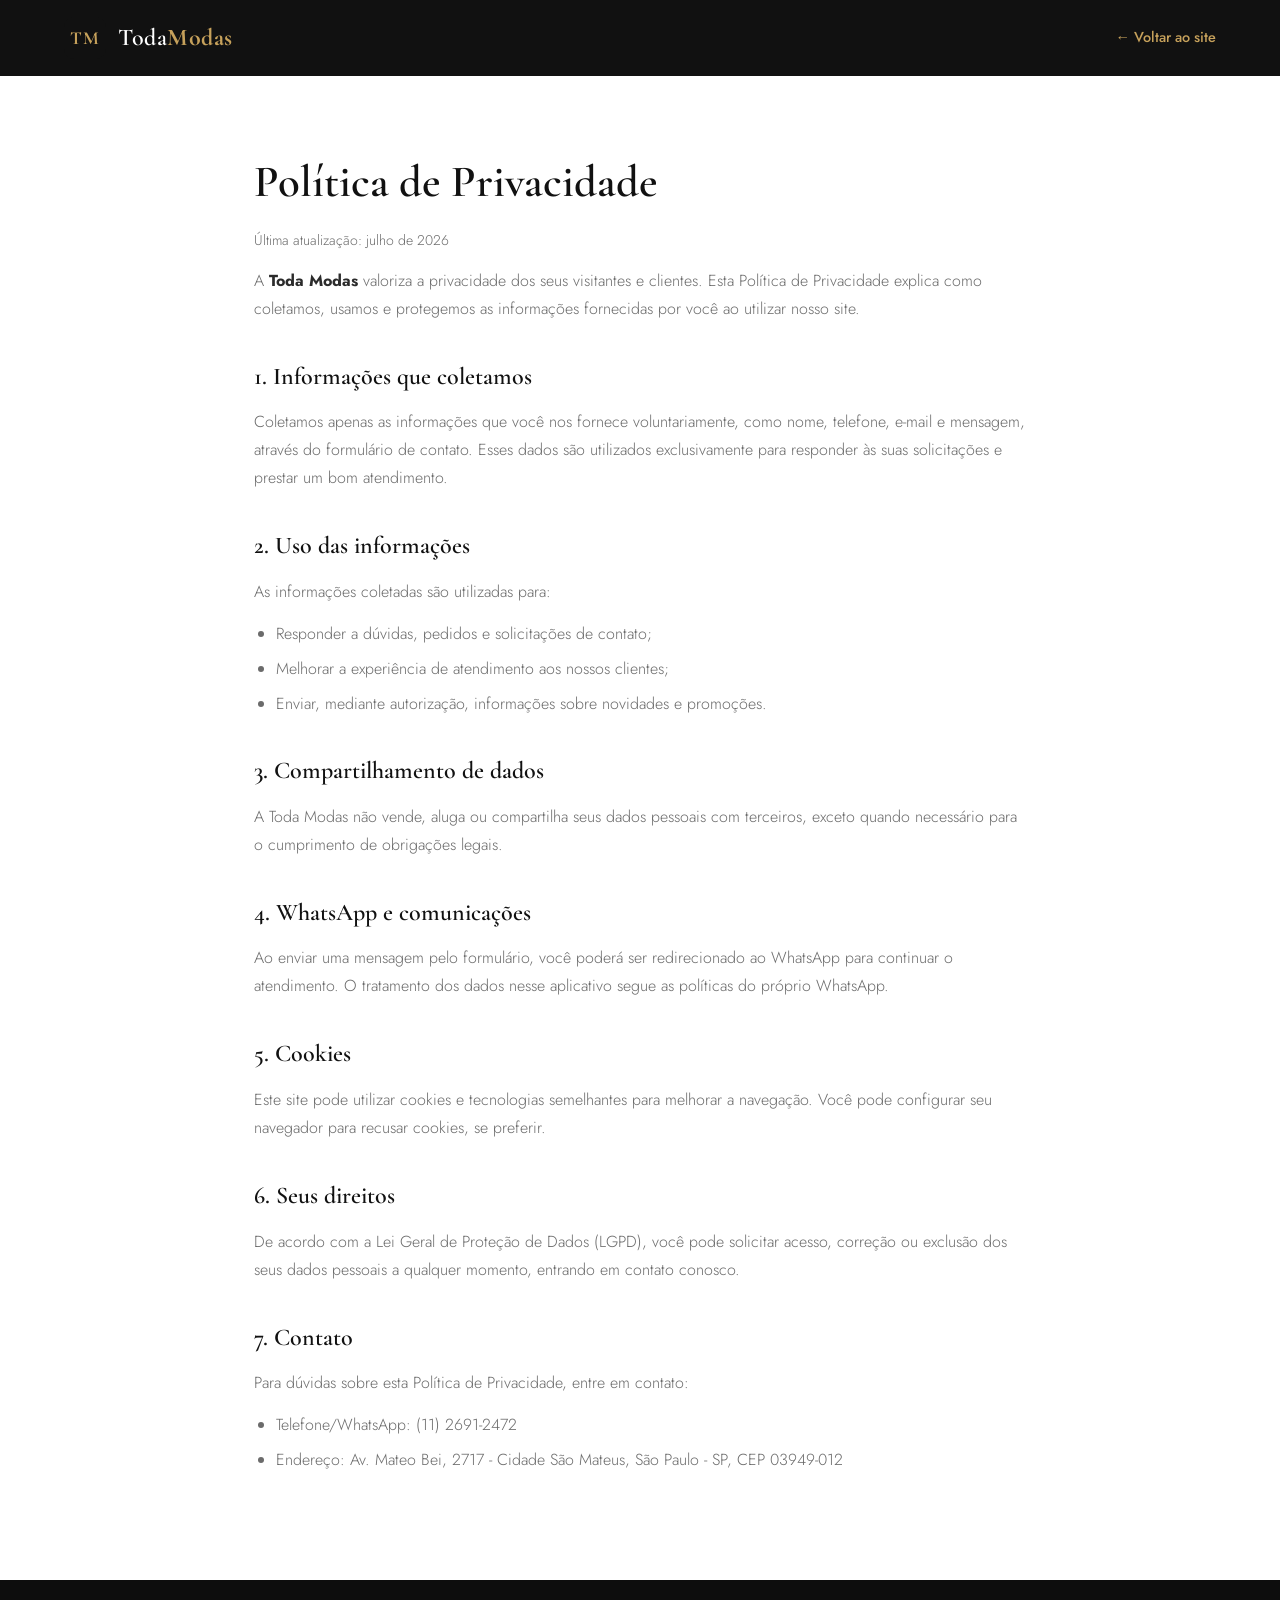
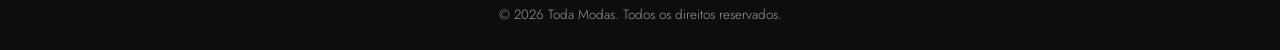
<file: politica-de-privacidade.html>
<!DOCTYPE html>
<html lang="pt-BR">
<head>
  <meta charset="UTF-8" />
  <meta name="viewport" content="width=device-width, initial-scale=1.0" />
  <title>Política de Privacidade | Toda Modas</title>
  <meta name="description" content="Política de Privacidade da Toda Modas — como tratamos os seus dados." />
  <meta name="robots" content="index, follow" />
  <link rel="icon" href="data:image/svg+xml,<svg xmlns='http://www.w3.org/2000/svg' viewBox='0 0 100 100'><text y='.9em' font-size='90'>👗</text></svg>" />
  <link rel="preconnect" href="https://fonts.googleapis.com" />
  <link rel="preconnect" href="https://fonts.gstatic.com" crossorigin />
  <link href="https://fonts.googleapis.com/css2?family=Cormorant+Garamond:wght@600;700&family=Jost:wght@300;400;500&display=swap" rel="stylesheet" />
  <link rel="stylesheet" href="styles.css" />
  <link rel="stylesheet" href="legal.css" />
</head>
<body>
  <header class="legal-header">
    <div class="container">
      <a href="index.html" class="logo">
        <span class="logo__mark">TM</span>
        <span class="logo__text">Toda<strong>Modas</strong></span>
      </a>
      <a href="index.html" class="legal-back">← Voltar ao site</a>
    </div>
  </header>

  <main class="legal container">
    <h1>Política de Privacidade</h1>
    <p class="legal__updated">Última atualização: julho de 2026</p>

    <p>A <strong>Toda Modas</strong> valoriza a privacidade dos seus visitantes e clientes. Esta Política de Privacidade explica como coletamos, usamos e protegemos as informações fornecidas por você ao utilizar nosso site.</p>

    <h2>1. Informações que coletamos</h2>
    <p>Coletamos apenas as informações que você nos fornece voluntariamente, como nome, telefone, e-mail e mensagem, através do formulário de contato. Esses dados são utilizados exclusivamente para responder às suas solicitações e prestar um bom atendimento.</p>

    <h2>2. Uso das informações</h2>
    <p>As informações coletadas são utilizadas para:</p>
    <ul>
      <li>Responder a dúvidas, pedidos e solicitações de contato;</li>
      <li>Melhorar a experiência de atendimento aos nossos clientes;</li>
      <li>Enviar, mediante autorização, informações sobre novidades e promoções.</li>
    </ul>

    <h2>3. Compartilhamento de dados</h2>
    <p>A Toda Modas não vende, aluga ou compartilha seus dados pessoais com terceiros, exceto quando necessário para o cumprimento de obrigações legais.</p>

    <h2>4. WhatsApp e comunicações</h2>
    <p>Ao enviar uma mensagem pelo formulário, você poderá ser redirecionado ao WhatsApp para continuar o atendimento. O tratamento dos dados nesse aplicativo segue as políticas do próprio WhatsApp.</p>

    <h2>5. Cookies</h2>
    <p>Este site pode utilizar cookies e tecnologias semelhantes para melhorar a navegação. Você pode configurar seu navegador para recusar cookies, se preferir.</p>

    <h2>6. Seus direitos</h2>
    <p>De acordo com a Lei Geral de Proteção de Dados (LGPD), você pode solicitar acesso, correção ou exclusão dos seus dados pessoais a qualquer momento, entrando em contato conosco.</p>

    <h2>7. Contato</h2>
    <p>Para dúvidas sobre esta Política de Privacidade, entre em contato:</p>
    <ul>
      <li>Telefone/WhatsApp: (11) 2691-2472</li>
      <li>Endereço: Av. Mateo Bei, 2717 - Cidade São Mateus, São Paulo - SP, CEP 03949-012</li>
    </ul>
  </main>

  <footer class="legal-footer">
    <div class="container">
      <p>© <span id="year"></span> Toda Modas. Todos os direitos reservados.</p>
    </div>
  </footer>
  <script>document.getElementById('year').textContent = new Date().getFullYear();</script>
</body>
</html>
</file>
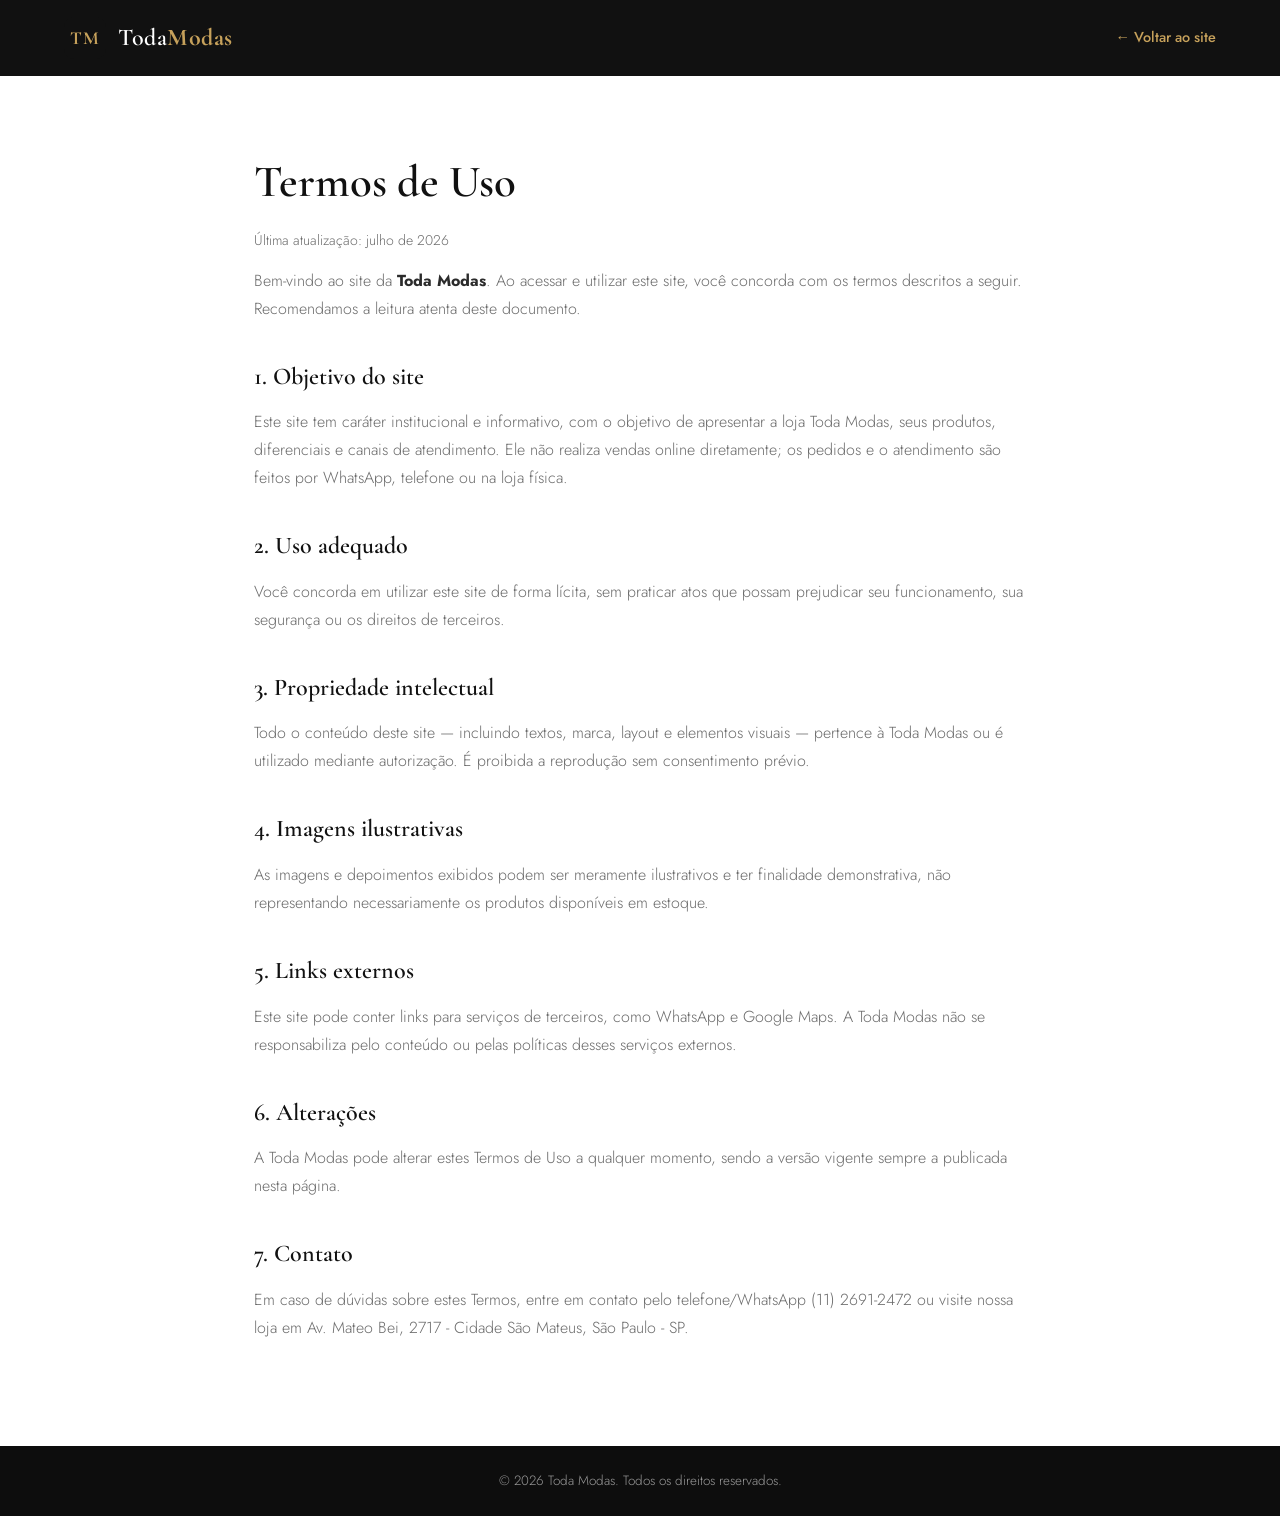
<file: termos-de-uso.html>
<!DOCTYPE html>
<html lang="pt-BR">
<head>
  <meta charset="UTF-8" />
  <meta name="viewport" content="width=device-width, initial-scale=1.0" />
  <title>Termos de Uso | Toda Modas</title>
  <meta name="description" content="Termos de Uso do site da Toda Modas." />
  <meta name="robots" content="index, follow" />
  <link rel="icon" href="data:image/svg+xml,<svg xmlns='http://www.w3.org/2000/svg' viewBox='0 0 100 100'><text y='.9em' font-size='90'>👗</text></svg>" />
  <link rel="preconnect" href="https://fonts.googleapis.com" />
  <link rel="preconnect" href="https://fonts.gstatic.com" crossorigin />
  <link href="https://fonts.googleapis.com/css2?family=Cormorant+Garamond:wght@600;700&family=Jost:wght@300;400;500&display=swap" rel="stylesheet" />
  <link rel="stylesheet" href="styles.css" />
  <link rel="stylesheet" href="legal.css" />
</head>
<body>
  <header class="legal-header">
    <div class="container">
      <a href="index.html" class="logo">
        <span class="logo__mark">TM</span>
        <span class="logo__text">Toda<strong>Modas</strong></span>
      </a>
      <a href="index.html" class="legal-back">← Voltar ao site</a>
    </div>
  </header>

  <main class="legal container">
    <h1>Termos de Uso</h1>
    <p class="legal__updated">Última atualização: julho de 2026</p>

    <p>Bem-vindo ao site da <strong>Toda Modas</strong>. Ao acessar e utilizar este site, você concorda com os termos descritos a seguir. Recomendamos a leitura atenta deste documento.</p>

    <h2>1. Objetivo do site</h2>
    <p>Este site tem caráter institucional e informativo, com o objetivo de apresentar a loja Toda Modas, seus produtos, diferenciais e canais de atendimento. Ele não realiza vendas online diretamente; os pedidos e o atendimento são feitos por WhatsApp, telefone ou na loja física.</p>

    <h2>2. Uso adequado</h2>
    <p>Você concorda em utilizar este site de forma lícita, sem praticar atos que possam prejudicar seu funcionamento, sua segurança ou os direitos de terceiros.</p>

    <h2>3. Propriedade intelectual</h2>
    <p>Todo o conteúdo deste site — incluindo textos, marca, layout e elementos visuais — pertence à Toda Modas ou é utilizado mediante autorização. É proibida a reprodução sem consentimento prévio.</p>

    <h2>4. Imagens ilustrativas</h2>
    <p>As imagens e depoimentos exibidos podem ser meramente ilustrativos e ter finalidade demonstrativa, não representando necessariamente os produtos disponíveis em estoque.</p>

    <h2>5. Links externos</h2>
    <p>Este site pode conter links para serviços de terceiros, como WhatsApp e Google Maps. A Toda Modas não se responsabiliza pelo conteúdo ou pelas políticas desses serviços externos.</p>

    <h2>6. Alterações</h2>
    <p>A Toda Modas pode alterar estes Termos de Uso a qualquer momento, sendo a versão vigente sempre a publicada nesta página.</p>

    <h2>7. Contato</h2>
    <p>Em caso de dúvidas sobre estes Termos, entre em contato pelo telefone/WhatsApp (11) 2691-2472 ou visite nossa loja em Av. Mateo Bei, 2717 - Cidade São Mateus, São Paulo - SP.</p>
  </main>

  <footer class="legal-footer">
    <div class="container">
      <p>© <span id="year"></span> Toda Modas. Todos os direitos reservados.</p>
    </div>
  </footer>
  <script>document.getElementById('year').textContent = new Date().getFullYear();</script>
</body>
</html>
</file>
<file: styles.css>
/* ============================================================
   Toda Modas — Estilos
   Paleta: branco / preto / cinza + detalhes dourado e rosa claro
   ============================================================ */

:root {
  --black: #111111;
  --ink: #1c1c1c;
  --gray-900: #2b2b2b;
  --gray-600: #6b6b6b;
  --gray-400: #9a9a9a;
  --gray-200: #e6e6e6;
  --gray-100: #f4f2ef;
  --white: #ffffff;
  --gold: #c6a15b;
  --gold-dark: #a9863f;
  --rose: #f4d9db;
  --rose-strong: #e8b7bb;
  --whats: #25d366;
  --whats-dark: #1da851;

  --font-serif: 'Cormorant Garamond', Georgia, serif;
  --font-sans: 'Jost', -apple-system, BlinkMacSystemFont, 'Segoe UI', sans-serif;

  --radius: 14px;
  --radius-sm: 10px;
  --shadow: 0 18px 45px -20px rgba(0, 0, 0, .35);
  --shadow-sm: 0 8px 24px -12px rgba(0, 0, 0, .25);
  --container: 1200px;
  --header-h: 76px;
  --ease: cubic-bezier(.2, .7, .3, 1);
}

/* ---------- Reset & base ---------- */
* { box-sizing: border-box; margin: 0; padding: 0; }

html { scroll-behavior: smooth; scroll-padding-top: var(--header-h); }

body {
  font-family: var(--font-sans);
  color: var(--ink);
  background: var(--white);
  line-height: 1.65;
  font-weight: 300;
  -webkit-font-smoothing: antialiased;
  overflow-x: hidden;
}

img { max-width: 100%; display: block; }
a { color: inherit; text-decoration: none; }
ul { list-style: none; }

.container { width: 100%; max-width: var(--container); margin: 0 auto; padding: 0 24px; }

.icon { width: 20px; height: 20px; fill: currentColor; flex: 0 0 auto; }

/* ---------- Typography helpers ---------- */
.eyebrow {
  font-size: .78rem;
  letter-spacing: .28em;
  text-transform: uppercase;
  color: var(--gold-dark);
  font-weight: 500;
  margin-bottom: 14px;
}

.section__title {
  font-family: var(--font-serif);
  font-weight: 600;
  font-size: clamp(1.9rem, 4vw, 3rem);
  line-height: 1.1;
  color: var(--black);
  letter-spacing: .5px;
}

.section__lead { color: var(--gray-600); max-width: 620px; margin: 16px auto 0; }

/* ---------- Buttons ---------- */
.btn {
  display: inline-flex;
  align-items: center;
  justify-content: center;
  gap: 10px;
  padding: 14px 28px;
  border: 1px solid transparent;
  border-radius: 999px;
  font-family: var(--font-sans);
  font-size: .95rem;
  font-weight: 500;
  letter-spacing: .03em;
  cursor: pointer;
  transition: transform .3s var(--ease), box-shadow .3s var(--ease), background .3s var(--ease), color .3s var(--ease);
}
.btn:hover { transform: translateY(-2px); }
.btn--sm { padding: 10px 18px; font-size: .85rem; }
.btn--block { width: 100%; }

.btn--whats { background: var(--whats); color: #fff; box-shadow: 0 12px 26px -12px rgba(37, 211, 102, .8); }
.btn--whats:hover { background: var(--whats-dark); }

.btn--ghost { background: rgba(255, 255, 255, .08); color: #fff; border-color: rgba(255, 255, 255, .5); backdrop-filter: blur(4px); }
.btn--ghost:hover { background: #fff; color: var(--black); }

.btn--dark { background: var(--black); color: #fff; }
.btn--dark:hover { background: var(--gold-dark); }

/* ---------- Header ---------- */
.header {
  position: fixed;
  inset: 0 0 auto 0;
  height: var(--header-h);
  z-index: 100;
  display: flex;
  align-items: center;
  transition: background .35s var(--ease), box-shadow .35s var(--ease);
}
.header.scrolled { background: rgba(255, 255, 255, .96); box-shadow: 0 4px 20px -12px rgba(0, 0, 0, .3); backdrop-filter: blur(8px); }

.header__inner { display: flex; align-items: center; justify-content: space-between; gap: 20px; }

.logo { display: inline-flex; align-items: center; gap: 12px; }
.logo__mark {
  width: 42px; height: 42px;
  display: grid; place-items: center;
  background: var(--black); color: var(--gold);
  font-family: var(--font-serif); font-weight: 700; font-size: 1.15rem;
  border-radius: 10px; letter-spacing: 1px;
}
.logo__text { font-family: var(--font-serif); font-size: 1.5rem; font-weight: 600; color: #fff; letter-spacing: .5px; }
.logo__text strong { color: var(--gold); font-weight: 700; }
.header.scrolled .logo__text { color: var(--black); }
.header.scrolled .logo__text strong { color: var(--gold-dark); }

.nav__list { display: flex; gap: 26px; }
.nav__link {
  position: relative;
  font-size: .92rem; font-weight: 400; color: #fff;
  letter-spacing: .03em; padding: 4px 0;
  transition: color .3s;
}
.nav__link::after {
  content: ''; position: absolute; left: 0; bottom: -2px;
  width: 0; height: 2px; background: var(--gold); transition: width .3s var(--ease);
}
.nav__link:hover { color: var(--gold); }
.nav__link:hover::after { width: 100%; }
.header.scrolled .nav__link { color: var(--gray-900); }
.header.scrolled .nav__link:hover { color: var(--gold-dark); }

.header__cta { flex-shrink: 0; }

.nav-toggle { display: none; flex-direction: column; gap: 5px; background: none; border: 0; cursor: pointer; padding: 8px; }
.nav-toggle span { width: 26px; height: 2px; background: #fff; border-radius: 2px; transition: transform .3s, opacity .3s; }
.header.scrolled .nav-toggle span { background: var(--black); }

/* ---------- Hero ---------- */
.hero {
  position: relative;
  min-height: 100vh;
  display: flex;
  align-items: center;
  color: #fff;
  overflow: hidden;
}
.hero__bg {
  position: absolute; inset: 0;
  background: url('https://images.unsplash.com/photo-1441984904996-e0b6ba687e04?auto=format&fit=crop&w=1600&q=80') center/cover no-repeat;
  transform: scale(1.05);
  animation: heroZoom 18s ease-in-out infinite alternate;
}
@keyframes heroZoom { to { transform: scale(1.15); } }
.hero__overlay {
  position: absolute; inset: 0;
  background: linear-gradient(105deg, rgba(0, 0, 0, .82) 0%, rgba(0, 0, 0, .55) 45%, rgba(0, 0, 0, .25) 100%);
}
.hero__content { position: relative; max-width: 720px; padding-top: var(--header-h); }
.hero__eyebrow {
  font-size: .8rem; letter-spacing: .3em; text-transform: uppercase;
  color: var(--gold); font-weight: 500; margin-bottom: 22px;
}
.hero__title {
  font-family: var(--font-serif);
  font-weight: 600;
  font-size: clamp(2.8rem, 7vw, 5rem);
  line-height: 1.02;
  letter-spacing: 1px;
  margin-bottom: 20px;
}
.hero__title em { font-style: italic; color: var(--gold); }
.hero__subtitle { font-size: clamp(1.05rem, 2vw, 1.3rem); color: rgba(255, 255, 255, .9); font-weight: 300; max-width: 560px; margin-bottom: 34px; }
.hero__actions { display: flex; flex-wrap: wrap; gap: 16px; margin-bottom: 40px; }
.hero__badges { display: flex; flex-wrap: wrap; gap: 14px; }
.hero__badge {
  font-size: .85rem; letter-spacing: .04em;
  padding: 8px 16px; border-radius: 999px;
  background: rgba(255, 255, 255, .12); border: 1px solid rgba(255, 255, 255, .25);
  backdrop-filter: blur(4px);
}

/* ---------- Sections ---------- */
.section { padding: 100px 0; }
.section--muted { background: var(--gray-100); }
.section__head { text-align: center; max-width: 720px; margin: 0 auto 60px; }

/* ---------- Sobre ---------- */
.about { display: grid; grid-template-columns: 1fr 1fr; gap: 64px; align-items: center; }
.about__media { position: relative; }
.about__media img { border-radius: var(--radius); box-shadow: var(--shadow); aspect-ratio: 4/5; object-fit: cover; }
.about__badge {
  position: absolute; bottom: -24px; right: -12px;
  background: var(--white); border-radius: var(--radius-sm);
  padding: 18px 24px; box-shadow: var(--shadow-sm); text-align: center;
  border-bottom: 3px solid var(--gold);
}
.about__badge strong { display: block; font-family: var(--font-serif); font-size: 2rem; color: var(--black); line-height: 1; }
.about__badge span { font-size: .78rem; color: var(--gray-600); letter-spacing: .05em; }
.about__text p { color: var(--gray-600); margin-bottom: 18px; }
.about__text .section__title { margin-bottom: 22px; }
.about__list { margin: 8px 0 28px; display: grid; gap: 10px; }
.about__list li { color: var(--gray-900); font-weight: 400; }

/* ---------- Categorias ---------- */
.cards { display: grid; grid-template-columns: repeat(3, 1fr); gap: 26px; }
.cat-card {
  position: relative; min-height: 340px; border-radius: var(--radius);
  overflow: hidden; display: flex; align-items: flex-end;
  box-shadow: var(--shadow-sm); isolation: isolate;
}
.cat-card::before {
  content: ''; position: absolute; inset: 0; z-index: -2;
  background: var(--img) center/cover no-repeat;
  transition: transform .6s var(--ease);
}
.cat-card::after {
  content: ''; position: absolute; inset: 0; z-index: -1;
  background: linear-gradient(to top, rgba(0, 0, 0, .85) 5%, rgba(0, 0, 0, .25) 55%, rgba(0, 0, 0, .05) 100%);
}
.cat-card:hover::before { transform: scale(1.08); }
.cat-card__body { padding: 28px; color: #fff; }
.cat-card__body h3 { font-family: var(--font-serif); font-size: 1.65rem; font-weight: 600; margin-bottom: 6px; }
.cat-card__body p { font-size: .92rem; color: rgba(255, 255, 255, .82); margin-bottom: 14px; }
.cat-card__link { font-size: .85rem; font-weight: 500; letter-spacing: .05em; color: var(--gold); transition: gap .3s; }
.cat-card__link:hover { color: #fff; }

/* ---------- Diferenciais ---------- */
.features { display: grid; grid-template-columns: repeat(3, 1fr); gap: 24px; }
.feature {
  background: var(--white); border: 1px solid var(--gray-200);
  border-radius: var(--radius); padding: 38px 30px; text-align: center;
  transition: transform .35s var(--ease), box-shadow .35s var(--ease), border-color .35s;
}
.feature:hover { transform: translateY(-6px); box-shadow: var(--shadow); border-color: transparent; }
.feature__icon {
  width: 62px; height: 62px; margin: 0 auto 20px;
  display: grid; place-items: center; border-radius: 50%;
  background: linear-gradient(135deg, var(--rose), var(--gray-100));
  color: var(--gold-dark);
}
.feature__icon svg { width: 30px; height: 30px; fill: currentColor; }
.feature h3 { font-family: var(--font-serif); font-size: 1.35rem; font-weight: 600; color: var(--black); margin-bottom: 8px; }
.feature p { color: var(--gray-600); font-size: .95rem; }

/* ---------- Galeria ---------- */
.gallery { display: grid; grid-template-columns: repeat(4, 1fr); gap: 16px; }
.gallery__item { overflow: hidden; border-radius: var(--radius-sm); box-shadow: var(--shadow-sm); }
.gallery__item img { aspect-ratio: 1; object-fit: cover; transition: transform .6s var(--ease); }
.gallery__item:hover img { transform: scale(1.1); }
.gallery__item:nth-child(1), .gallery__item:nth-child(6) { grid-row: span 2; }
.gallery__item:nth-child(1) img, .gallery__item:nth-child(6) img { aspect-ratio: auto; height: 100%; }

/* ---------- Avaliações ---------- */
.rating-hero {
  display: grid; grid-template-columns: auto 1fr; gap: 48px; align-items: center;
  background: var(--black); color: #fff; border-radius: var(--radius);
  padding: 48px 56px; margin-bottom: 56px;
}
.rating-hero__score { text-align: center; padding-right: 48px; border-right: 1px solid rgba(255, 255, 255, .15); }
.rating-hero__number { font-family: var(--font-serif); font-size: 4.5rem; font-weight: 700; line-height: 1; color: var(--gold); }
.rating-hero__stars { font-size: 1.5rem; color: var(--gold); letter-spacing: 3px; margin: 8px 0; }
.rating-hero__stars .star--half { position: relative; color: rgba(255,255,255,.25); }
.rating-hero__stars .star--half::before { content: '★'; position: absolute; left: 0; width: 50%; overflow: hidden; color: var(--gold); }
.rating-hero__score p { font-size: .9rem; color: rgba(255, 255, 255, .75); }
.rating-hero__text { font-size: 1.25rem; font-family: var(--font-serif); font-weight: 500; line-height: 1.4; color: rgba(255, 255, 255, .92); }

.testimonials { display: grid; grid-template-columns: repeat(3, 1fr); gap: 24px; }
.testimonial {
  background: var(--white); border: 1px solid var(--gray-200);
  border-radius: var(--radius); padding: 32px; position: relative;
  transition: transform .35s var(--ease), box-shadow .35s var(--ease);
}
.testimonial:hover { transform: translateY(-4px); box-shadow: var(--shadow); }
.testimonial__stars { color: var(--gold); letter-spacing: 2px; margin-bottom: 16px; font-size: 1.05rem; }
.testimonial__stars .star--dim { color: var(--gray-200); }
.testimonial blockquote { font-style: italic; color: var(--gray-900); margin-bottom: 20px; line-height: 1.6; }
.testimonial figcaption strong { display: block; font-weight: 600; color: var(--black); font-style: normal; }
.testimonial figcaption span { font-size: .82rem; color: var(--gray-400); }
.disclaimer { text-align: center; font-size: .8rem; color: var(--gray-400); margin-top: 28px; }

/* ---------- Localização ---------- */
.location { display: grid; grid-template-columns: 380px 1fr; gap: 40px; align-items: stretch; }
.location__info { background: var(--white); border: 1px solid var(--gray-200); border-radius: var(--radius); padding: 40px; }
.location__info h3 { font-family: var(--font-serif); font-size: 1.9rem; font-weight: 600; color: var(--black); margin-bottom: 24px; }
.location__address, .location__hours { display: flex; gap: 12px; color: var(--gray-600); margin-bottom: 20px; line-height: 1.5; }
.location__address .icon, .location__hours .icon { color: var(--gold-dark); margin-top: 2px; }
.location__map { border-radius: var(--radius); overflow: hidden; box-shadow: var(--shadow-sm); min-height: 420px; }
.location__map iframe { width: 100%; height: 100%; min-height: 420px; }

/* ---------- Contato ---------- */
.contact { display: grid; grid-template-columns: 1.2fr 1fr; gap: 48px; }
.contact__form { display: grid; gap: 18px; }
.field { display: grid; gap: 7px; }
.field label { font-size: .85rem; font-weight: 500; color: var(--gray-900); letter-spacing: .03em; }
.field input, .field textarea {
  font-family: var(--font-sans); font-size: .95rem; font-weight: 300;
  padding: 13px 16px; border: 1px solid var(--gray-200); border-radius: var(--radius-sm);
  background: var(--gray-100); color: var(--ink); resize: vertical;
  transition: border-color .3s, background .3s, box-shadow .3s;
}
.field input:focus, .field textarea:focus {
  outline: none; border-color: var(--gold); background: #fff;
  box-shadow: 0 0 0 3px rgba(198, 161, 91, .15);
}
.contact__note { font-size: .88rem; min-height: 20px; text-align: center; }
.contact__note.ok { color: var(--whats-dark); }
.contact__note.err { color: #c0392b; }

.contact__info { background: var(--black); color: #fff; border-radius: var(--radius); padding: 44px 40px; }
.contact__info h3 { font-family: var(--font-serif); font-size: 1.7rem; font-weight: 600; margin-bottom: 28px; }
.contact__list { display: grid; gap: 24px; margin-bottom: 32px; }
.contact__list li { display: flex; gap: 16px; align-items: flex-start; }
.contact__ico {
  width: 44px; height: 44px; flex: 0 0 auto; border-radius: 50%;
  display: grid; place-items: center; background: rgba(198, 161, 91, .18); color: var(--gold);
}
.contact__ico svg { width: 22px; height: 22px; fill: currentColor; }
.contact__label { display: block; font-size: .75rem; text-transform: uppercase; letter-spacing: .12em; color: var(--gray-400); margin-bottom: 3px; }
.contact__list a { color: #fff; transition: color .3s; }
.contact__list a:hover { color: var(--gold); }
.contact__social { border-top: 1px solid rgba(255, 255, 255, .12); padding-top: 24px; }
.social-links { display: flex; gap: 12px; margin-top: 10px; }
.social-links__item {
  width: 42px; height: 42px; border-radius: 50%;
  display: grid; place-items: center; background: rgba(255, 255, 255, .08);
  color: #fff; transition: background .3s, transform .3s;
}
.social-links__item svg { width: 20px; height: 20px; fill: currentColor; }
.social-links__item:hover { background: var(--gold); transform: translateY(-3px); }

/* ---------- Rodapé ---------- */
.footer { background: #0d0d0d; color: rgba(255, 255, 255, .72); padding-top: 70px; }
.footer__grid { display: grid; grid-template-columns: 1.6fr 1fr 1.4fr 1fr; gap: 40px; padding-bottom: 50px; }
.logo--light .logo__text { color: #fff; }
.footer__brand p { margin-top: 18px; font-size: .92rem; max-width: 320px; line-height: 1.7; }
.footer__col h4 { color: #fff; font-family: var(--font-serif); font-size: 1.2rem; font-weight: 600; margin-bottom: 18px; }
.footer__col ul { display: grid; gap: 12px; }
.footer__col a, .footer__col li { font-size: .92rem; transition: color .3s; }
.footer__col a:hover { color: var(--gold); }
.footer__bottom { border-top: 1px solid rgba(255, 255, 255, .1); padding: 22px 0; }
.footer__bottom .container { display: flex; justify-content: space-between; flex-wrap: wrap; gap: 8px; }
.footer__bottom p { font-size: .84rem; color: var(--gray-400); }
.footer__credit { color: var(--gold); }

/* ---------- WhatsApp flutuante ---------- */
.whatsapp-float {
  position: fixed; bottom: 26px; right: 26px; z-index: 90;
  width: 60px; height: 60px; border-radius: 50%;
  background: var(--whats); color: #fff;
  display: grid; place-items: center;
  box-shadow: 0 14px 30px -8px rgba(37, 211, 102, .7);
  transition: transform .3s var(--ease);
}
.whatsapp-float svg { width: 34px; height: 34px; fill: #fff; position: relative; z-index: 2; }
.whatsapp-float:hover { transform: scale(1.08); }
.whatsapp-float__pulse {
  position: absolute; inset: 0; border-radius: 50%;
  background: var(--whats); z-index: 1;
  animation: pulse 2.2s ease-out infinite;
}
@keyframes pulse { 0% { transform: scale(1); opacity: .6; } 70%, 100% { transform: scale(1.9); opacity: 0; } }

/* ---------- Animações de scroll ---------- */
.reveal { opacity: 0; transform: translateY(28px); transition: opacity .7s var(--ease), transform .7s var(--ease); }
.reveal.visible { opacity: 1; transform: none; }

@media (prefers-reduced-motion: reduce) {
  * { animation: none !important; scroll-behavior: auto; }
  .reveal { opacity: 1; transform: none; transition: none; }
}

/* ============================================================
   RESPONSIVO
   ============================================================ */
@media (max-width: 980px) {
  .cards, .features, .testimonials { grid-template-columns: repeat(2, 1fr); }
  .about { grid-template-columns: 1fr; gap: 40px; }
  .about__media { max-width: 440px; margin: 0 auto; }
  .location { grid-template-columns: 1fr; }
  .location__map { min-height: 340px; }
  .contact { grid-template-columns: 1fr; }
  .rating-hero { grid-template-columns: 1fr; text-align: center; gap: 28px; padding: 40px; }
  .rating-hero__score { border-right: 0; padding-right: 0; border-bottom: 1px solid rgba(255,255,255,.15); padding-bottom: 28px; }
  .footer__grid { grid-template-columns: 1fr 1fr; }
}

@media (max-width: 760px) {
  .nav, .header__cta { display: none; }
  .nav-toggle { display: flex; }

  .nav.open {
    display: block; position: fixed; inset: var(--header-h) 0 auto 0;
    background: rgba(255, 255, 255, .98); backdrop-filter: blur(10px);
    box-shadow: 0 20px 40px -20px rgba(0, 0, 0, .4); padding: 12px 0;
  }
  .nav.open .nav__list { flex-direction: column; gap: 0; }
  .nav.open .nav__link { display: block; padding: 15px 26px; color: var(--gray-900); border-bottom: 1px solid var(--gray-100); }
  .nav.open .nav__link::after { display: none; }

  .section { padding: 72px 0; }
  .section__head { margin-bottom: 44px; }
  .gallery { grid-template-columns: repeat(2, 1fr); }
  .gallery__item:nth-child(1), .gallery__item:nth-child(6) { grid-row: span 1; }
  .gallery__item:nth-child(1) img, .gallery__item:nth-child(6) img { aspect-ratio: 1; height: auto; }
  .about__badge { right: 12px; }
}

@media (max-width: 540px) {
  .container { padding: 0 18px; }
  .cards, .features, .testimonials, .footer__grid { grid-template-columns: 1fr; }
  .hero__actions { flex-direction: column; align-items: stretch; }
  .hero__actions .btn { width: 100%; }
  .contact__info, .location__info { padding: 30px 24px; }
  .rating-hero { padding: 32px 22px; }
  .rating-hero__number { font-size: 3.6rem; }
  .whatsapp-float { width: 54px; height: 54px; bottom: 18px; right: 18px; }
  .whatsapp-float svg { width: 30px; height: 30px; }
}
</file>
<file: legal.css>
/* Estilos das páginas institucionais (Política / Termos) */
.legal-header {
  height: var(--header-h);
  display: flex;
  align-items: center;
  background: var(--black);
}
.legal-header .container { display: flex; align-items: center; justify-content: space-between; }
.legal-header .logo__text { color: #fff; }
.legal-back { color: var(--gold); font-size: .9rem; font-weight: 500; transition: color .3s; }
.legal-back:hover { color: #fff; }

.legal { max-width: 820px; padding-top: 70px; padding-bottom: 90px; }
.legal h1 { font-family: var(--font-serif); font-size: clamp(2rem, 5vw, 2.8rem); font-weight: 600; color: var(--black); margin-bottom: 8px; }
.legal__updated { color: var(--gray-400); font-size: .88rem; margin-bottom: 32px; }
.legal h2 { font-family: var(--font-serif); font-size: 1.5rem; font-weight: 600; color: var(--black); margin: 34px 0 12px; }
.legal p { color: var(--gray-600); margin-bottom: 14px; line-height: 1.75; }
.legal ul { margin: 0 0 16px 22px; list-style: disc; }
.legal li { color: var(--gray-600); margin-bottom: 8px; line-height: 1.7; }
.legal strong { color: var(--gray-900); }

.legal-footer { background: #0d0d0d; padding: 24px 0; text-align: center; }
.legal-footer p { color: var(--gray-400); font-size: .84rem; }
</file>
